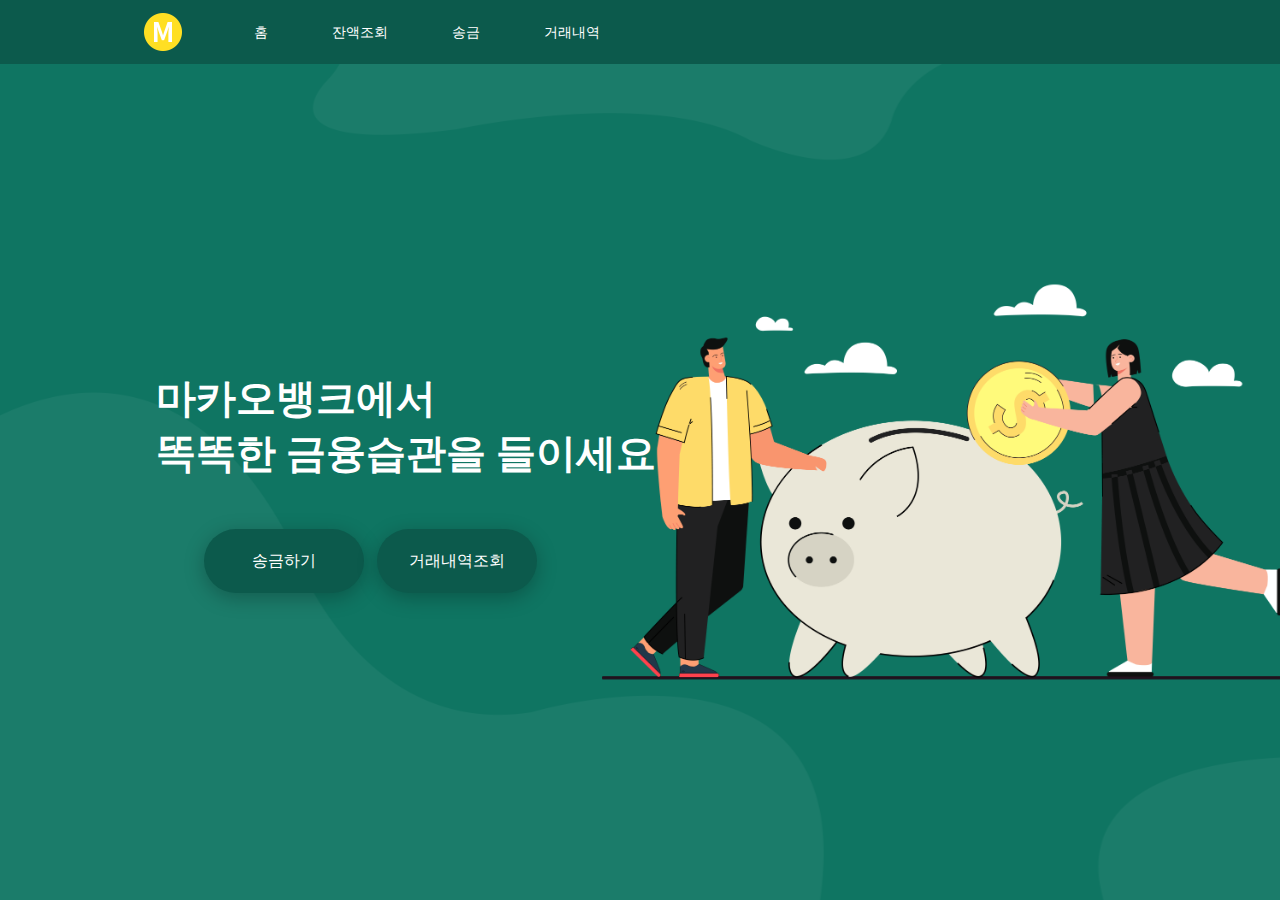
<file: index.html>
<!DOCTYPE html>
<html>

<head>
    <meta charset="UTF-8">
    <title>마카오 뱅크</title>
    <link rel="stylesheet" href="css/homeMain.css">
    <link rel="stylesheet" href="css/global.css">
</head>

<body>
    <header>
        <div>
            <h1>
                <a href="index.html">Makao Bank</a>
            </h1>
            <nav>
                <ul>
                    <li>
                        <a href="index.html">홈</a>
                    </li>
                    <li>
                        <a href="account.html">잔액조회</a>
                    </li>
                    <li>
                        <a href="transfer.html">송금</a>
                    </li>
                    <li>
                        <a href="transaction.html">거래내역</a>
                    </li>
                </ul>
            </nav>
        </div>
    </header>
    <main>
        <article>
            <h2>
                마카오뱅크에서 <br>똑똑한 금융습관을 들이세요
            </h2>
            <ul>
                <li>
                    <a href="transfer.html">송금하기</a>
                </li>
                <li>
                    <a href="transaction.html">거래내역조회</a>
                </li>
            </ul>
        </article>
        <div class="decoration"></div>
    </main>
</body>

</html>
</file>
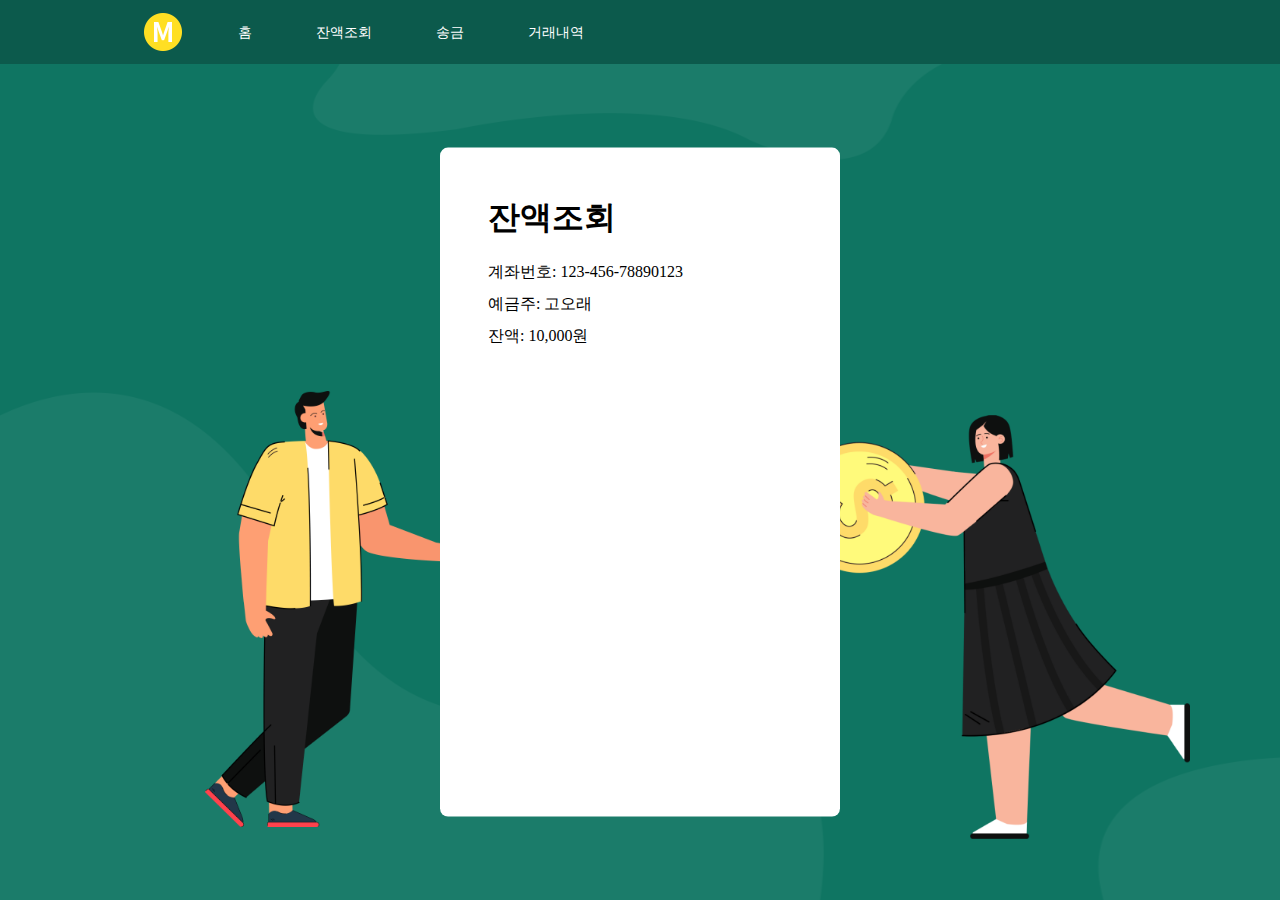
<file: account.html>
<!DOCTYPE html>
<html>

<head>
    <meta charset="UTF-8">
    <title>마카오 뱅크</title>
    <link rel="stylesheet" href="css/account.css">
    <link rel="stylesheet" href="css/global.css">
</head>

<body>
    <header>
        <div>
            <h1>
                <a href="/">Makao Bank</a>
            </h1>
            <nav>
                <ul>
                    <li>
                        <a href="index.html">홈</a>
                    </li>
                    <li>
                        <a href="account.html">잔액조회</a>
                    </li>
                    <li>
                        <a href="transfer.html">송금</a>
                    </li>
                    <li>
                        <a href="transaction.html">거래내역</a>
                    </li>
                </ul>
            </nav>
        </div>
    </header>
    <main>
        <div class="decoration-left"></div>
        <div class="decoration-right"></div>
        <article>
            <h2>잔액조회</h2>
            <p>계좌번호: 123-456-78890123</p>
            <p>예금주: 고오래</p>
            <p>잔액: 10,000원</p>
        </article>
    </main>
</body>

</html>
</file>
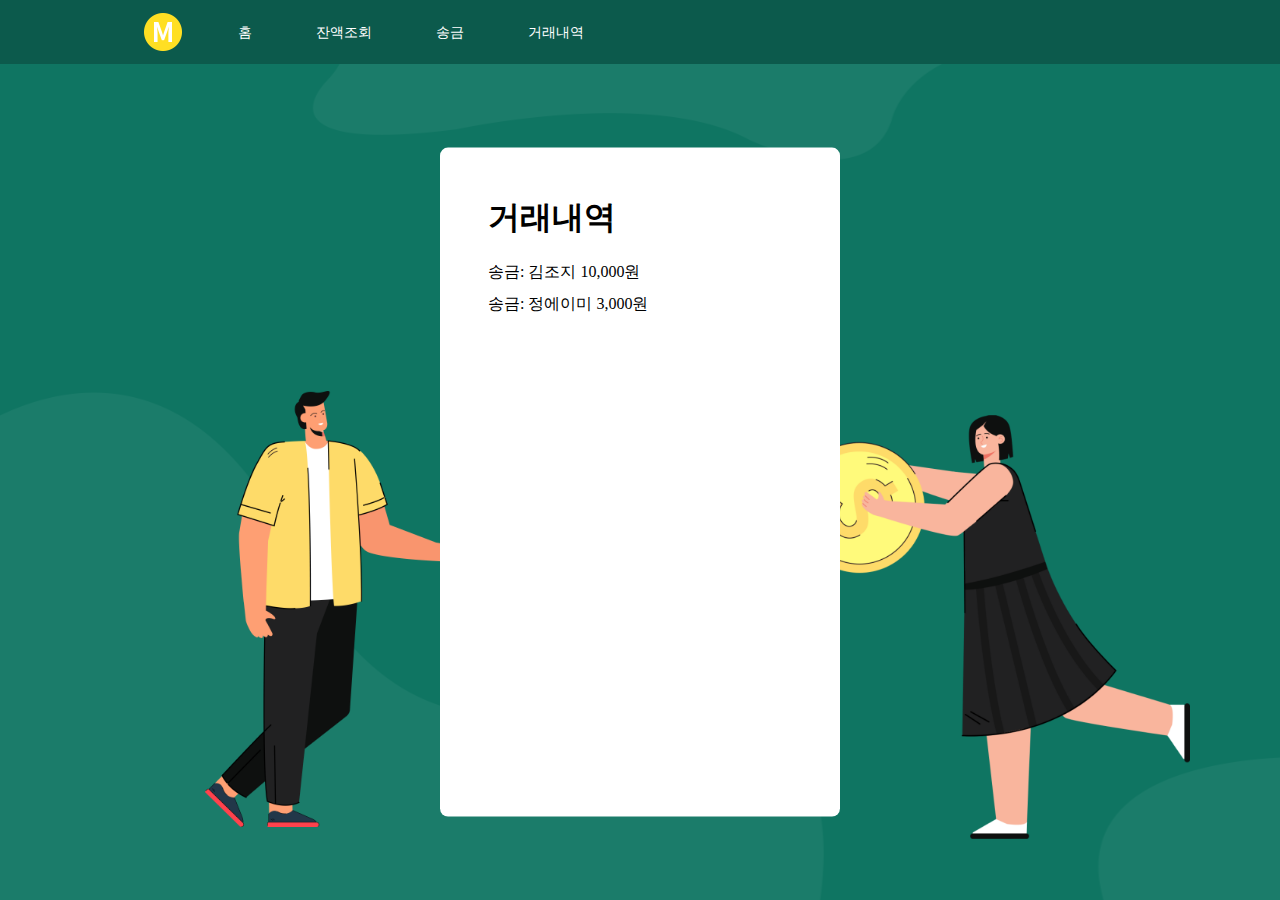
<file: transaction.html>
<!DOCTYPE html>
<html>

<head>
    <meta charset="UTF-8">
    <title>마카오 뱅크</title>
    <link rel="stylesheet" href="css/transaction.css">
    <link rel="stylesheet" href="css/global.css">
</head>

<body>
    <header>
        <div>
            <h1>
                <a href="/">Makao Bank</a>
            </h1>
            <nav>
                <ul>
                    <li>
                        <a href="index.html">홈</a>
                    </li>
                    <li>
                        <a href="account.html">잔액조회</a>
                    </li>
                    <li>
                        <a href="transfer.html">송금</a>
                    </li>
                    <li>
                        <a href="transaction.html">거래내역</a>
                    </li>
                </ul>
            </nav>
        </div>
    </header>
    <main>
        <div class="decoration-left"></div>
        <div class="decoration-right"></div>
        <article>
            <h2>거래내역</h2>
            <p>송금: 김조지 10,000원</p>
            <p>송금: 정에이미 3,000원</p>
        </article>
    </main>
</body>

</html>
</file>
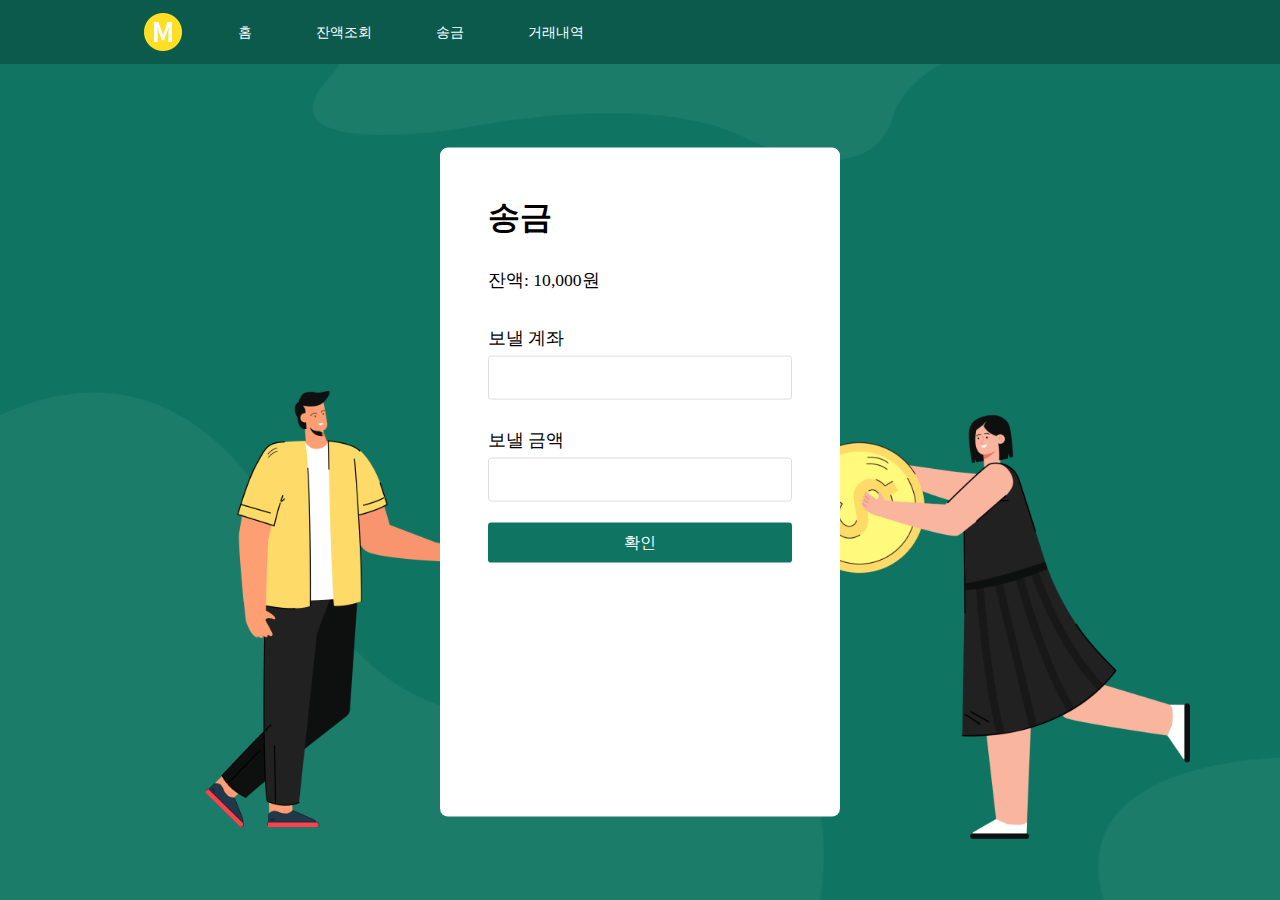
<file: transfer.html>
<!DOCTYPE html>
<html>

<head>
    <meta charset="UTF-8">
    <title>마카오 뱅크</title>
    <link rel="stylesheet" href="css/transfer.css">
    <link rel="stylesheet" href="css/global.css">
</head>

<body>
    <header>
        <div>
            <h1>
                <a href="/">Makao Bank</a>
            </h1>
            <nav>
                <ul>
                    <li>
                        <a href="index.html">홈</a>
                    </li>
                    <li>
                        <a href="account.html">잔액조회</a>
                    </li>
                    <li>
                        <a href="transfer.html">송금</a>
                    </li>
                    <li>
                        <a href="transaction.html">거래내역</a>
                    </li>
                </ul>
            </nav>
        </div>
    </header>
    <main>
        <div class="decoration-left"></div>
        <div class="decoration-right"></div>
        <article>
            <h2>송금</h2>
            <p>잔액: 10,000원</p>
            <p>보낼 계좌</p>
            <input type="text" name="to">
            <p>보낼 금액</p>
            <input type="number" name="amount">
            <button type="submit">확인</button>
        </article>
    </main>
</body>

</html>
</file>
<file: css/homeMain.css>
main {
    position: relative;
    width: 100vw;
    height: calc(100vh - 4em);
    background: url(../resources/wave.svg) no-repeat 0 50%;
    background-color: #0F7562;
    background-size: cover;
    min-width: 1000px;
}

main h2 {
    font-size: 2.5em;
    margin-bottom: 1.2em;
    width: 100%;
    min-width: 500px;
    color: #FFF;
}

header ul {
    display: flex;
    flex-direction: row;
    margin: 1em;
}


main article {
    position: relative;
    display: flex;
    flex-direction: column;
    align-self: center;
    justify-content: center;
    margin: 0 auto;
    padding: 0 1em;
    width: 65%;
    min-width: 1000px;
    max-width: 1440px;
    height: 100%;
}

main ul {
    display: flex;
    justify-content: flex-start;
    margin-left: 3em;
}

main li {
    display: inline-flex;
    margin-right: .8em;
    justify-content: center;
    align-items: center;
    width: 10em;
    height: 4em;
    border-radius: 2em;
    box-shadow: 0px 5px 20px rgba(0,0,0,.25);
    background-color: #0C5A4C;
}

main a {
    color: #FFF;
}

main .decoration {
    position: absolute;
    top: 50%;
    left: 47%;
    width: 76vh;
    height: 51vh;
    transform: translate3d(0, -50%, 0);
    background: url(../resources/saving.png) no-repeat 0 50%;
    background-size: contain;
}

main li:hover {
    background-color: #DDDDDD;
}

main a:active {
    color: #000;
}
</file>
<file: css/global.css>
@import url(//spoqa.github.io/spoqa-han-sans/css/SpoqaHanSansNeo.css);

* {
    font-size: 16px;
    font-family: 'Spoqa Han Sans Neo', 'sans-serif';
    margin: 0;
    padding: 0;
    list-style: none;
    word-break: keep-all;
    box-sizing: border-box;
}

a {
    text-decoration: none;
}

header {
    background: #0C5A4C;
    height: 4em;
}

header div {
    display: flex;
    align-items: center;
    margin: 0 auto;
    padding: 0 1em;
    width: 70%;
    min-width: 1024px;
    height: 100%;
}

header h1 {
    margin-right: 3.5em;
    width: 38px;
    height: 38px;

}

header h1 a{
    display: block;
    width: 100%;
    height: 100%;
    background: url(../resources/logo.png) no-repeat 0 50%;
    background-size: contain;
    text-indent: -1000px;
    overflow: scroll;
}

header ul {
    display: flex;
    align-items: center;
    justify-content: center;
    gap: 4em;
}

header a{
    font-size: 0.9em;
    color: #FFF;
}
</file>
<file: css/account.css>
main {
    position: relative;
    width: 100vw;
    height: calc(100vh - 4em);
    background: url(../resources/wave.svg) no-repeat 0 50%;
    background-color: #0F7562;
    background-size: cover;
}

main article {
    position: absolute;
    top: 50%;
    left: 50%;

    padding: 3em;
    height: 80%;
    width: 30%;
    min-width: 400px;
    border-radius: 0.5em;

    transform: translate3d(-50%, -50%, 0);
    background-color: #FFF;
}

main h2 {
    font-size: 2em;
    margin-bottom: 0.5em;
}

main p {
    line-height: 2em;
}

.decoration-left {
    position: absolute;
    top: 34%;
    left: 16%;
    width: 28vh;
    height: 58vh;
    background: url(../resources/man.png) no-repeat 0 50%;
    background-size: contain;
}

.decoration-right {
    position: absolute;
    top: 35%;
    right: 7%;
    width: 44vh;
    height: 60vh;
    background: url(../resources/woman.png) no-repeat 0 50%;
    background-size: contain;
}

/* div {
    display: block;
} */
</file>
<file: css/transaction.css>
main {
    position: relative;
    width: 100vw;
    height: calc(100vh - 4em);
    background: url(../resources/wave.svg) no-repeat 0 50%;
    background-color: #0F7562;
    background-size: cover;
}

main article {
    position: absolute;
    top: 50%;
    left: 50%;

    padding: 3em;
    height: 80%;
    width: 30%;
    min-width: 400px;
    border-radius: 0.5em;

    transform: translate3d(-50%, -50%, 0);
    background-color: #FFF;
}

main h2 {
    font-size: 2em;
    margin-bottom: 0.5em;
}

main p {
    line-height: 2em;
}

.decoration-left {
    position: absolute;
    top: 34%;
    left: 16%;
    width: 28vh;
    height: 58vh;
    background: url(../resources/man.png) no-repeat 0 50%;
    background-size: contain;
}

.decoration-right {
    position: absolute;
    top: 35%;
    right: 7%;
    width: 44vh;
    height: 60vh;
    background: url(../resources/woman.png) no-repeat 0 50%;
    background-size: contain;
}

/* div {
    display: block;
} */
</file>
<file: css/transfer.css>
main {
    position: relative;
    width: 100vw;
    height: calc(100vh - 4em);
    background: url(../resources/wave.svg) no-repeat 0 50%;
    background-color: #0F7562;
    background-size: cover;
}

main article {
    position: absolute;
    top: 50%;
    left: 50%;

    padding: 3em;
    height: 80%;
    width: 30%;
    min-width: 400px;
    border-radius: 0.5em;

    transform: translate3d(-50%, -50%, 0);
    background-color: #FFF;
}

main h2 {
    font-size: 2em;
}

main p {
    font-size: 1.1em;
    margin-top: 1.3em;
    line-height: 2em;
}

input {
    font-size: 1.1em;
    display: block;
    width: 100%;
    height: 2.5em;
    border: 1px solid #DDDDDD;
    border-radius: .2em;
}

button {
    margin-top: 1.3em;
    width: 100%;
    height: 2.5em;
    color: #fff;
    background-color: #0F7562;
    border-radius: .2em;
    border: none;
}

button:hover {
    background-color: #DDDDDD;
}

button:active {
    color: #000;
    background-color: #DDDDDD;
}

.decoration-left {
    position: absolute;
    top: 34%;
    left: 16%;
    width: 28vh;
    height: 58vh;
    background: url(../resources/man.png) no-repeat 0 50%;
    background-size: contain;
}

.decoration-right {
    position: absolute;
    top: 35%;
    right: 7%;
    width: 44vh;
    height: 60vh;
    background: url(../resources/woman.png) no-repeat 0 50%;
    background-size: contain;
}
</file>
